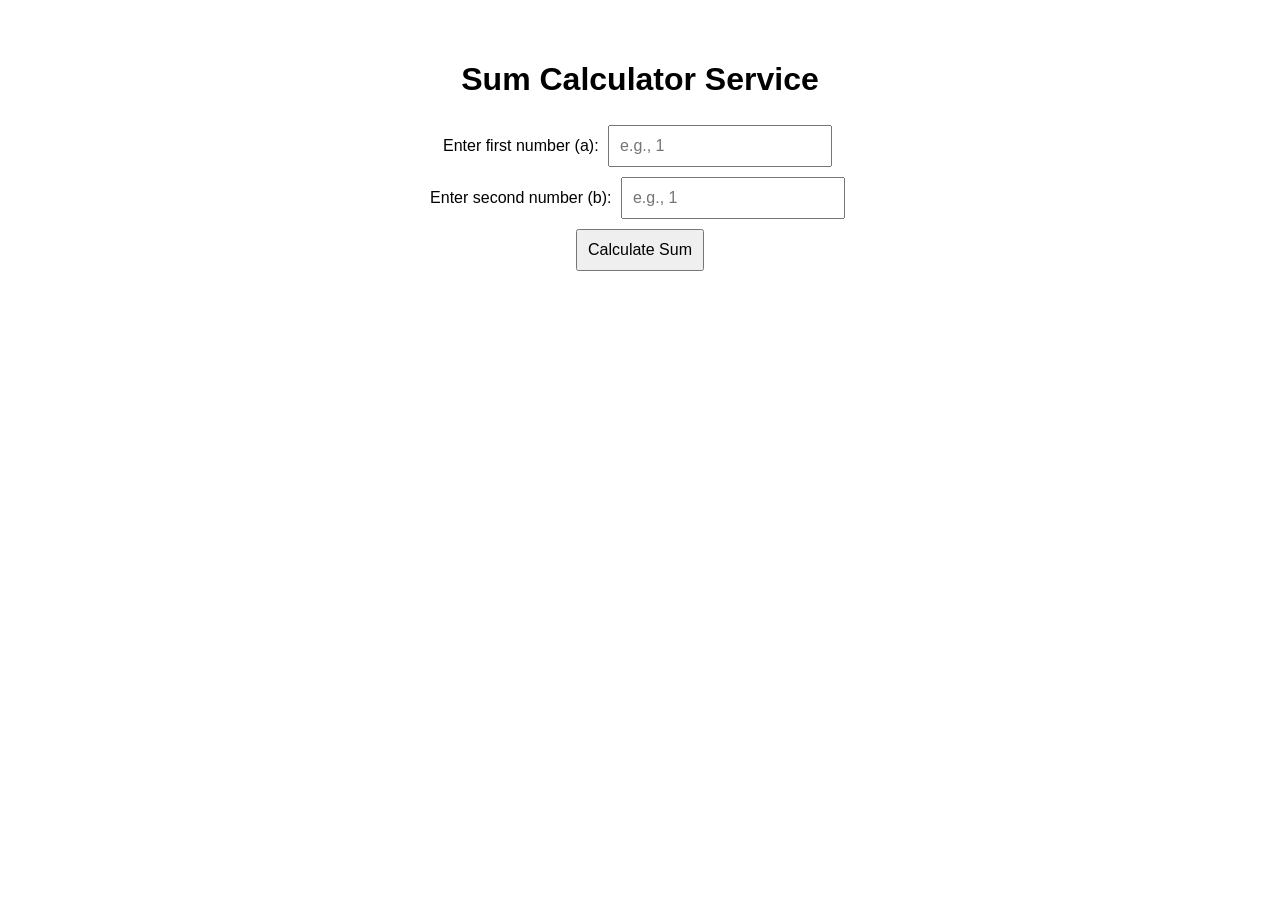
<file: sum-client/index.html>
<!DOCTYPE html>
<html lang="en">
<head>
    <meta charset="UTF-8">
    <meta name="viewport" content="width=device-width, initial-scale=1.0">
    <title>Sum Calculator Client</title>
    <style>
        body {
            font-family: Arial, sans-serif;
            max-width: 600px;
            margin: 20px auto;
            padding: 20px;
            text-align: center;
        }
        input, button {
            padding: 10px;
            margin: 5px;
            font-size: 16px;
        }
        #result {
            margin-top: 20px;
            font-weight: bold;
        }
        .error {
            color: red;
        }
    </style>
</head>
<body>
    <h1>Sum Calculator Service</h1>
    <div>
        <label for="numberA">Enter first number (a):</label>
        <input type="number" id="numberA" placeholder="e.g., 1" required>
    </div>
    <div>
        <label for="numberB">Enter second number (b):</label>
        <input type="number" id="numberB" placeholder="e.g., 1" required>
    </div>
    <button onclick="calculateSum()">Calculate Sum</button>
    <div id="result"></div>

    <script>
        // Функция для отправки запроса к серверу и обработки ответа
        async function calculateSum() {
            // Получение значений из полей ввода
            const a = document.getElementById('numberA').value;
            const b = document.getElementById('numberB').value;
            const resultDiv = document.getElementById('result');

            // Проверка, что оба поля заполнены
            if (a === '' || b === '') {
                resultDiv.className = 'error';
                resultDiv.textContent = 'Please enter both numbers';
                return;
            }

            try {
                // Формирование URL с query-параметрами
                //const url = `http://localhost:3000/sum?a=${encodeURIComponent(a)}&b=${encodeURIComponent(b)}`;
                const url = `https://teachers-profile.onrender.com/sum?a=${encodeURIComponent(a)}&b=${encodeURIComponent(b)}`;
                // Выполнение GET-запроса к серверу
                const response = await fetch(url);
                // Парсинг ответа в формате JSON
                const data = await response.json();

                // Проверка успешности ответа
                if (response.ok) {
                    // Отображение результата
                    resultDiv.className = '';
                    resultDiv.textContent = `Sum of ${data.a} and ${data.b} is ${data.sum}`;
                } else {
                    // Отображение ошибки от сервера
                    resultDiv.className = 'error';
                    resultDiv.textContent = data.error || 'An error occurred';
                }
            } catch (error) {
                // Обработка ошибок сети или других проблем
                resultDiv.className = 'error';
                resultDiv.textContent = 'Failed to connect to the server';
            }
        }
    </script>
</body>
</html>
</file>
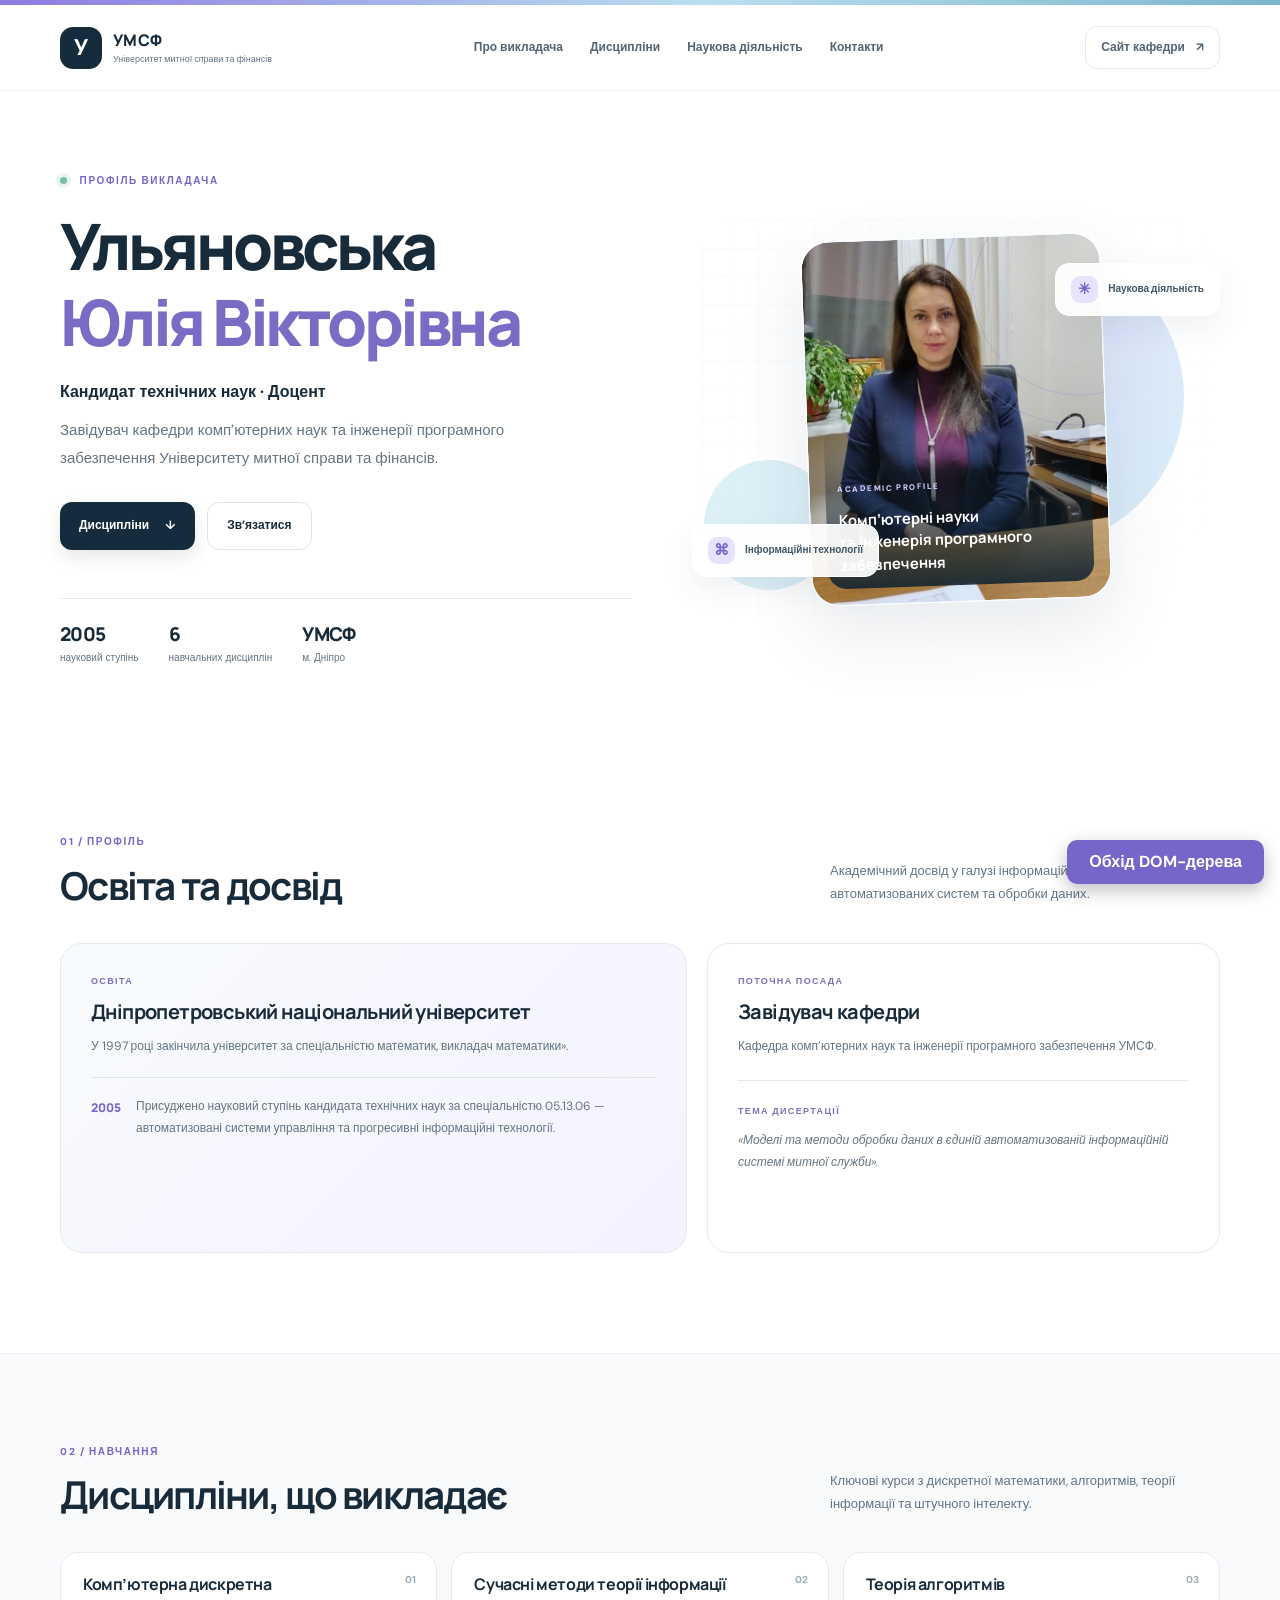
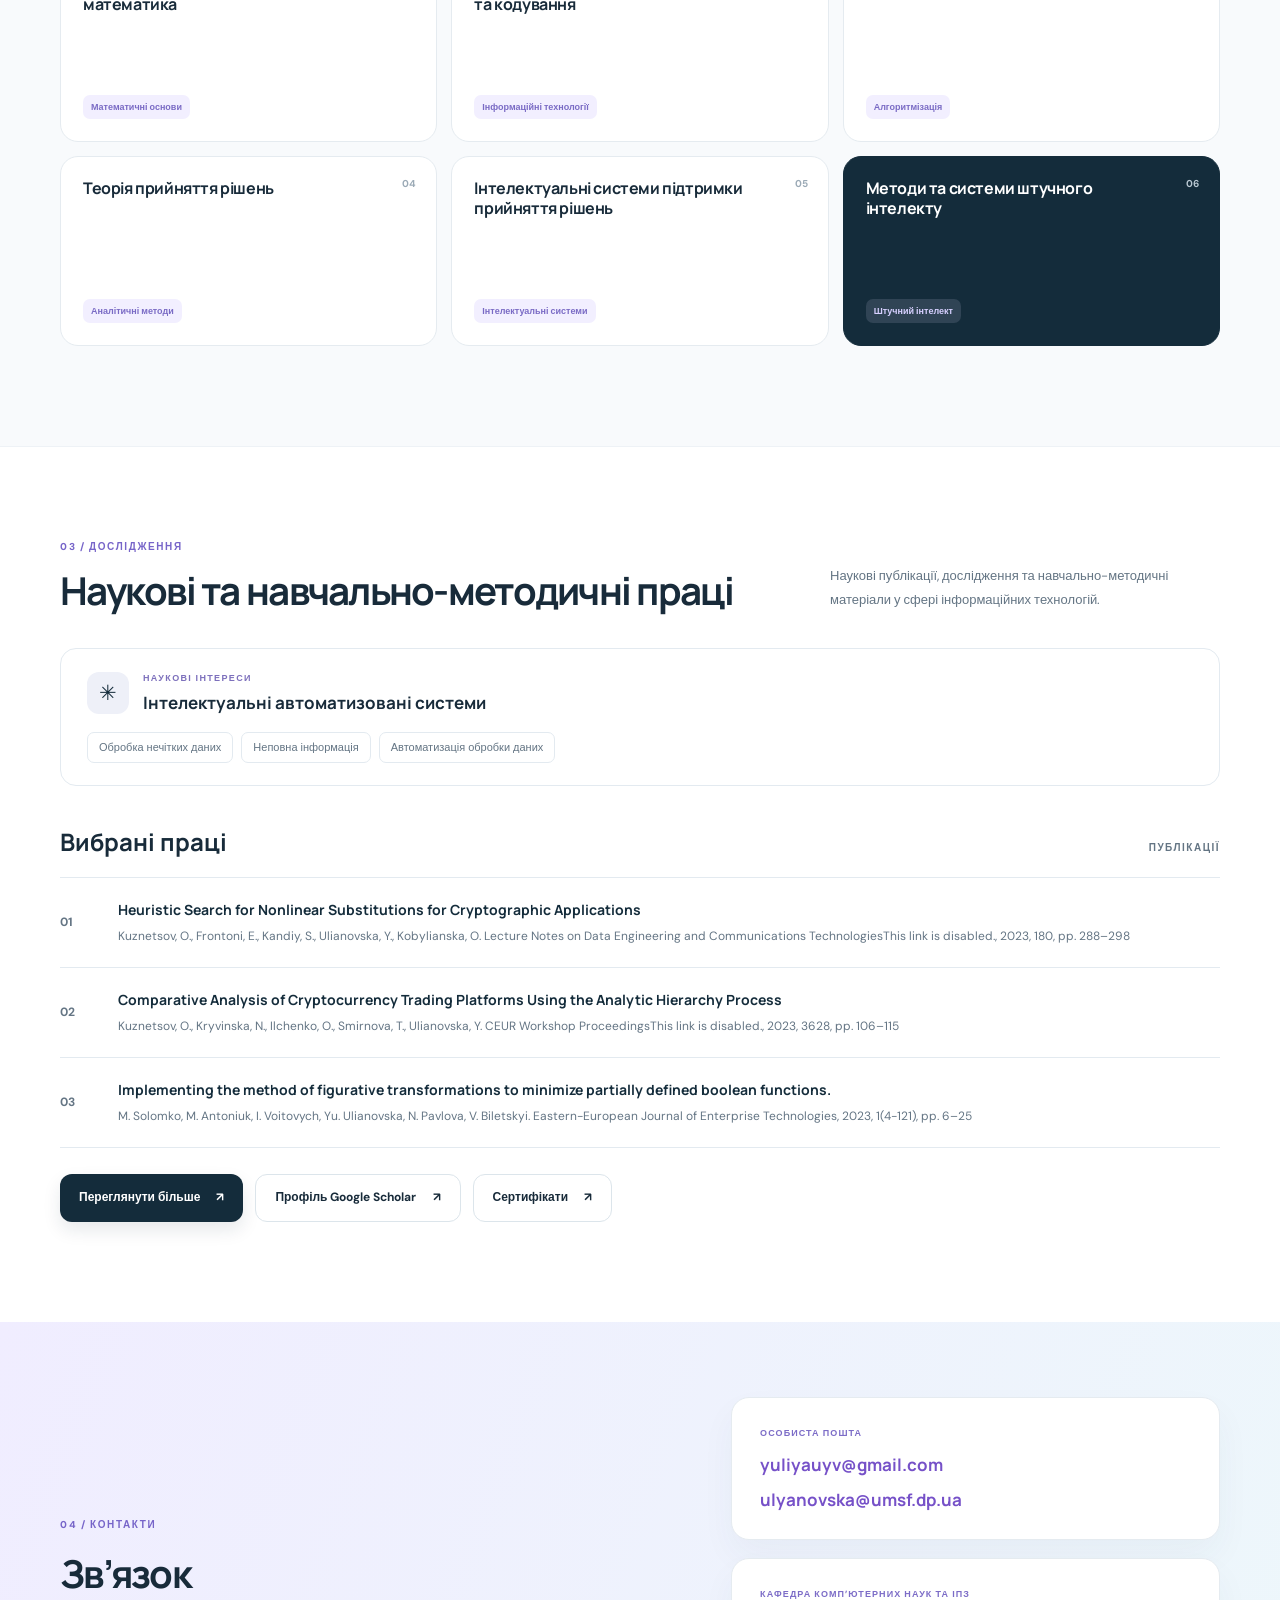
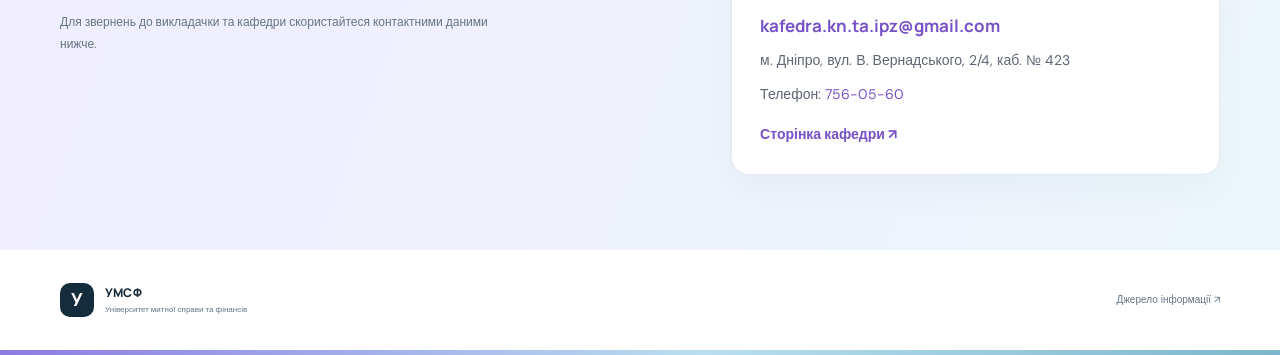
<file: index1.html>
<!DOCTYPE html>
<html lang="uk">
<head>
  <meta charset="UTF-8">
  <meta name="viewport" content="width=device-width, initial-scale=1.0">
  <meta name="description" content="Профіль Ульяновської Юлії Вікторівни — кандидатки технічних наук, доцентки Університету митної справи та фінансів.">
  <title>Ульяновська Юлія Вікторівна — профіль викладача | УМСФ</title>
  <link rel="preconnect" href="https://fonts.googleapis.com">
  <link rel="preconnect" href="https://fonts.gstatic.com" crossorigin>
  <link href="https://fonts.googleapis.com/css2?family=DM+Sans:wght@400;500;600;700&family=Manrope:wght@400;500;600;700;800&display=swap" rel="stylesheet">
  <link rel="stylesheet" href="style.css">
</head>
<body>
  <div class="topline"></div>
  <header class="site-header">
    <a class="brand" href="https://umsf.dp.ua/" aria-label="УМСФ — на головну">
      <span class="brand-mark">У</span>
      <span class="brand-text">УМСФ<small>Університет митної справи та фінансів</small></span>
    </a>
    <nav class="nav" aria-label="Головна навігація">
      <a href="#about">Про викладача</a>
      <a href="#courses">Дисципліни</a>
      <a href="#research">Наукова діяльність</a>
      <a href="#contact">Контакти</a>
    </nav>
    <a class="header-link" href="https://umsf.dp.ua/struktura/2021-03-09-08-35-26/kafedra-kompiuternykh-nauk-ta-inzhenerii-prohramnoho-zabezpechennia" target="_blank" rel="noopener noreferrer">Сайт кафедри <span aria-hidden="true">↗</span></a>
  </header>

  <main id="home">
    <section class="hero page-wrap">
      <div class="hero-copy">
        <div class="eyebrow"><span class="status-dot"></span> ПРОФІЛЬ ВИКЛАДАЧА</div>
        <h1>Ульяновська<br><span>Юлія Вікторівна</span></h1>
        <p class="hero-role">Кандидат технічних наук · Доцент</p>
        <p class="hero-description">Завідувач кафедри комп’ютерних наук та інженерії програмного забезпечення Університету митної справи та фінансів.</p>
        <div class="hero-actions">
          <a class="button button-primary" href="#courses">Дисципліни <span aria-hidden="true">↓</span></a>
          <a class="button button-secondary" href="#contact">Зв’язатися</a>
        </div>
        <div class="hero-meta">
          <div><span class="meta-number">2005</span><span class="meta-label">науковий ступінь</span></div>
          <div><span class="meta-number">6</span><span class="meta-label">навчальних дисциплін</span></div>
          <div><span class="meta-number">УМСФ</span><span class="meta-label">м. Дніпро</span></div>
        </div>
      </div>
      <div class="hero-visual" aria-label="Графічна ілюстрація профілю викладача">
        <div class="visual-grid"></div>
        <div class="orb orb-one"></div><div class="orb orb-two"></div>
        <div class="portrait-card">
          <div class="portrait-monogram">
            <img
                src="media/imgonline-com-ua-resize-rvlkdnwsmepqf.jpg"
                alt="Фото Юлії Вікторівни Ульяновської"
                class="portrait-photo"
            >
            </div>
            <div class="portrait-caption"><span>ACADEMIC PROFILE</span><strong>Комп’ютерні науки<br>та інженерія програмного забезпечення</strong></div>
        </div>
        <div class="floating-tag tag-top"><span class="tag-icon">✳</span> Наукова діяльність</div>
        <div class="floating-tag tag-bottom"><span class="tag-icon">⌘</span> Інформаційні технології</div>
      </div>
    </section>

    <section class="content-section page-wrap" id="about">
      <div class="section-heading">
        <div><p class="eyebrow">01 / ПРОФІЛЬ</p><h2>Освіта та досвід</h2></div>
        <p class="section-intro">Академічний досвід у галузі інформаційних технологій, автоматизованих систем та обробки даних.</p>
      </div>
      <div class="about-grid">
        <article class="info-card education-card">
          <p class="card-kicker">ОСВІТА</p>
          <h3>Дніпропетровський національний університет</h3>
          <p>У 1997 році закінчила університет за спеціальністю математик, викладач математики».</p>
          <div class="timeline-item"><span class="timeline-year">2005</span><p>Присуджено науковий ступінь кандидата технічних наук за спеціальністю 05.13.06 — автоматизовані системи управління та прогресивні інформаційні технології.</p></div>
        </article>
        <article class="info-card role-card">
          <p class="card-kicker">ПОТОЧНА ПОСАДА</p>
          <h3>Завідувач кафедри</h3>
          <p>Кафедра комп’ютерних наук та інженерії програмного забезпечення УМСФ.</p>
          <div class="role-divider"></div>
          <p class="small-label">ТЕМА ДИСЕРТАЦІЇ</p>
          <p class="thesis">«Моделі та методи обробки даних в єдиній автоматизованій інформаційній системі митної служби».</p>
        </article>
      </div>
    </section>

    <section class="courses-section" id="courses">
      <div class="page-wrap">
        <div class="section-heading">
          <div><p class="eyebrow">02 / НАВЧАННЯ</p><h2>Дисципліни, що викладає</h2></div>
          <p class="section-intro">Ключові курси з дискретної математики, алгоритмів, теорії інформації та штучного інтелекту.</p>
        </div>
        <div class="course-grid">

            <article class="course-card">
                <span class="course-index">01</span>
                <h3>Комп’ютерна дискретна математика</h3>
                <span class="course-type">Математичні основи</span>
            </article>

            <article class="course-card">
                <span class="course-index">02</span>
                <h3>Сучасні методи теорії інформації та кодування</h3>
                <span class="course-type">Інформаційні технології</span>
            </article>

            <article class="course-card">
                <span class="course-index">03</span>
                <h3>Теорія алгоритмів</h3>
                <span class="course-type">Алгоритмізація</span>
            </article>

            <article class="course-card">
                <span class="course-index">04</span>
                <h3>Теорія прийняття рішень</h3>
                <span class="course-type">Аналітичні методи</span>
            </article>

            <article class="course-card">
                <span class="course-index">05</span>
                <h3>Інтелектуальні системи підтримки прийняття рішень</h3>
                <span class="course-type">Інтелектуальні системи</span>
            </article>

            <article class="course-card course-featured">
                <span class="course-index">06</span>
                <h3>Методи та системи штучного інтелекту</h3>
                <span class="course-type">Штучний інтелект</span>
            </article>

         </div>
      </div>
    </section>

    
    <section class="content-section page-wrap" id="research">
      <div class="section-heading">
        <div>
          <p class="eyebrow">03 / ДОСЛІДЖЕННЯ</p>
          <h2>Наукові та навчально-методичні праці</h2>
        </div>
        <p class="section-intro">
          Наукові публікації, дослідження та навчально-методичні матеріали
          у сфері інформаційних технологій.
        </p>
      </div>

      <!-- Наукові інтереси -->
      <div class="research-interests">
        <div class="interests-heading">
          <span class="interests-icon">✳</span>
          <div>
            <p class="card-kicker">НАУКОВІ ІНТЕРЕСИ</p>
            <h3>Інтелектуальні автоматизовані системи</h3>
          </div>
        </div>

        <div class="interest-tags">
          <span>Обробка нечітких даних</span>
          <span>Неповна інформація</span>
          <span>Автоматизація обробки даних</span>
        </div>
      </div>

      <!-- Перелік наукових праць -->
      <div class="publications-block">
        <div class="publications-heading">
          <div>
            <h3>Вибрані праці</h3>
          </div>
          <span class="publications-count">ПУБЛІКАЦІЇ</span>
        </div>

        <div class="publication-list">
          <article class="publication-item">
            <span class="publication-number">01</span>
            <div class="publication-info">
              <h4>Heuristic Search for Nonlinear Substitutions for Cryptographic Applications</h4>
              <p>Kuznetsov, O., Frontoni, E., Kandiy, S., Ulianovska, Y., Kobylianska, O. Lecture
                Notes on Data Engineering and Communications TechnologiesThis link is
                disabled., 2023, 180, pp. 288–298
              </p>
            </div>
          </article>

          <article class="publication-item">
            <span class="publication-number">02</span>
            <div class="publication-info">
              <h4>Comparative Analysis of Cryptocurrency Trading Platforms Using the Analytic Hierarchy Process</h4>
              <p>Kuznetsov, O., Kryvinska, N., Ilchenko, O., Smirnova, T.,
                Ulianovska, Y. CEUR Workshop ProceedingsThis link is disabled., 2023, 3628, pp. 106–115
              </p>
            </div>
          </article>

          <article class="publication-item">
            <span class="publication-number">03</span>
            <div class="publication-info">
              <h4>Implementing the method of figurative transformations to minimize partially defined boolean functions.</h4>
              <p>M. Solomko, M. Antoniuk, I. Voitovych, Yu. Ulianovska,
                N. Pavlova, V. Biletskyi. Eastern-European Journal of Enterprise Technologies, 2023,
                1(4-121), pp. 6–25
              </p>
            </div>
          </article>
        </div>

        <div class="publications-actions">
          <a
            class="button button-primary"
            href="https://drive.google.com/file/d/1REAPOHEQFfLr2nUF5np_LLbwGoaGRjNh/view?usp=sharing"
            target="_blank"
            rel="noopener noreferrer"
          >
            Переглянути більше
            <span aria-hidden="true">↗</span>
          </a>

          <a
            class="button button-secondary"
            href="https://scholar.google.com.ua/citations?user=qcpalN0AAAAJ&hl=ru"
            target="_blank"
            rel="noopener noreferrer"
          >
            Профіль Google Scholar
            <span aria-hidden="true">↗</span>
          </a>

          <a
            class="button button-secondary"
            href="https://drive.google.com/drive/folders/1P_HT9tmB8ErpB3ldon43uzotQXOplcn0?usp=sharing"
            target="_blank"
            rel="noopener noreferrer"
          >
            Сертифікати
            <span aria-hidden="true">↗</span>
          </a>
        </div>
      </div>
    </section>
    
    <section class="contact-section" id="contact">
        <div class="page-wrap contact-inner">
            <div>
                <p class="eyebrow">04 / КОНТАКТИ</p>
                <h2>Зв’язок</h2>
                <p class="contact-copy">
                    Для звернень до викладачки та кафедри скористайтеся
                    контактними даними нижче.
                </p>
            </div>

            <div class="contact-cards">

                <!-- Особиста пошта -->
                <div class="contact-card">
                    <span class="contact-label">ОСОБИСТА ПОШТА</span>
                    <a href="mailto:yuliyauyv@gmail.com">
                        yuliyauyv@gmail.com
                    </a>
                    <a href="mailto:ulyanovska@umsf.dp.ua">
                        ulyanovska@umsf.dp.ua
                    </a>
                </div>

                <!-- Контакти кафедри -->
                <div class="contact-card">
                    <span class="contact-label">
                        КАФЕДРА КОМП’ЮТЕРНИХ НАУК ТА ІПЗ
                    </span>

                    <a href="mailto:kafedra.kn.ta.ipz@gmail.com">
                        kafedra.kn.ta.ipz@gmail.com
                    </a>

                    <p class="contact-copy">
                        м. Дніпро, вул. В. Вернадського, 2/4,
                        каб. № 423
                    </p>

                    <p class="contact-copy">
                        Телефон:
                        <a href="tel:+380567560560">756-05-60</a>
                    </p>

                    <a
                        class="contact-source"
                        href="https://umsf.dp.ua/struktura/2021-03-09-08-35-26/kafedra-kompiuternykh-nauk-ta-inzhenerii-prohramnoho-zabezpechennia"
                        target="_blank"
                        rel="noopener noreferrer"
                    >
                        Сторінка кафедри
                        <span aria-hidden="true">↗</span>
                    </a>
                </div>

            </div>
        </div>
    </section>

  </main>

  <footer class="site-footer page-wrap">
    <a class="brand footer-brand" href="#home"><span class="brand-mark">У</span><span class="brand-text">УМСФ<small>Університет митної справи та фінансів</small></span></a>
    <a href="https://umsf.dp.ua/component/content/article/15-pro-osobu/32-ulianovska-yuliia-viktorivna?Itemid=101" target="_blank" rel="noopener noreferrer">Джерело інформації ↗</a>
  </footer>
  <div class="topline"></div>
  <script src="dom-walker.js" defer></script>
</body>
</html>
</file>
<file: style.css>
/* ========================================
   1. ЗМІННІ ТА БАЗОВІ НАЛАШТУВАННЯ
======================================== */

@import url('https://fonts.googleapis.com/css2?family=DM+Sans:wght@400;500;600;700&family=Manrope:wght@400;500;600;700;800&display=swap');

:root {
  --ink: #182b3a;
  --muted: #647584;
  --navy: #142c3b;
  --blue: #b9dff0;
  --blue-soft: #eaf5fa;
  --lav: #e8e2ff;
  --purple: #7765c9;
  --line: #e3eaf0;
  --paper: #ffffff;
  --bg: #f8fafc;
  --radius: 22px;
}

* {
  box-sizing: border-box;
}

html {
  scroll-behavior: smooth;
  scroll-padding-top: 90px;
}

body {
  margin: 0;
  background: var(--paper);
  color: var(--ink);
  font-family: "DM Sans", sans-serif;
  line-height: 1.65;
  -webkit-font-smoothing: antialiased;
}

a {
  color: inherit;
  text-decoration: none;
}

h1,
h2,
h3,
h4,
p {
  margin-top: 0;
}

h1,
h2,
h3,
h4 {
  font-family: "Manrope", sans-serif;
  line-height: 1.2;
}

.page-wrap {
  width: min(1160px, calc(100% - 48px));
  margin-inline: auto;
}


/* ========================================
   2. ВЕРХНЯ ПАНЕЛЬ ТА НАВІГАЦІЯ
======================================== */

.topline {
  height: 5px;
  background: linear-gradient(
    90deg,
    #8d7be2,
    #b9dff0 55%,
    #7cb6cc
  );
}

.site-header {
  height: 86px;
  padding: 0 max(24px, calc((100vw - 1160px) / 2));
  display: flex;
  align-items: center;
  justify-content: space-between;
  gap: 24px;
  border-bottom: 1px solid #edf1f4;
  background: rgba(255, 255, 255, 0.94);
  position: sticky;
  top: 0;
  z-index: 10;
  backdrop-filter: blur(16px);
}

.brand {
  display: flex;
  align-items: center;
  gap: 11px;
  flex-shrink: 0;
}

.brand-mark {
  display: grid;
  place-items: center;
  width: 42px;
  height: 42px;
  border-radius: 13px;
  background: var(--navy);
  color: #fff;
  font-family: "Manrope", sans-serif;
  font-size: 22px;
  font-weight: 800;
}

.brand-text {
  font-family: "Manrope", sans-serif;
  font-weight: 800;
  letter-spacing: 0.02em;
  line-height: 1.25;
}

.brand-text small {
  display: block;
  color: var(--muted);
  font-family: "DM Sans", sans-serif;
  font-size: 9px;
  font-weight: 500;
  letter-spacing: 0;
  margin-top: 4px;
}

.nav {
  display: flex;
  align-items: center;
  gap: 27px;
}

.nav a,
.header-link {
  font-size: 12px;
  font-weight: 700;
  color: #526575;
  transition: color 0.2s;
}

.nav a:hover,
.header-link:hover {
  color: var(--purple);
}

.header-link {
  padding: 11px 15px;
  border: 1px solid var(--line);
  border-radius: 12px;
  white-space: nowrap;
}

.header-link span {
  margin-left: 8px;
}


/* ========================================
   3. ГОЛОВНИЙ ЕКРАН
======================================== */

.hero {
  min-height: 620px;
  padding-top: 82px;
  padding-bottom: 76px;
  display: grid;
  grid-template-columns: 1.04fr 0.96fr;
  align-items: center;
  gap: 60px;
}

.eyebrow {
  margin: 0 0 18px;
  color: var(--purple);
  font-size: 10px;
  font-weight: 800;
  letter-spacing: 0.16em;
}

.status-dot {
  display: inline-block;
  width: 7px;
  height: 7px;
  border-radius: 50%;
  background: #7abda9;
  margin-right: 9px;
  box-shadow: 0 0 0 4px #e8f6f0;
}

h1 {
  font-size: clamp(42px, 5vw, 66px);
  letter-spacing: -0.055em;
  margin-bottom: 18px;
  font-weight: 800;
}

h1 span {
  color: #7a6bc5;
}

.hero-role {
  font-weight: 700;
  font-size: 16px;
  margin-bottom: 12px;
}

.hero-description {
  max-width: 520px;
  color: var(--muted);
  font-size: 15px;
  line-height: 1.85;
}

.hero-actions {
  display: flex;
  gap: 12px;
  margin-top: 29px;
}

.button {
  display: inline-flex;
  align-items: center;
  gap: 16px;
  padding: 13px 19px;
  border-radius: 12px;
  font-size: 12px;
  font-weight: 700;
  transition: transform 0.2s, box-shadow 0.2s;
}

.button:hover {
  transform: translateY(-2px);
}

.button-primary {
  background: var(--navy);
  color: #fff;
  box-shadow: 0 8px 18px #142c3b1a;
}

.button-secondary {
  border: 1px solid #dce5eb;
  background: #fff;
}

.hero-meta {
  display: flex;
  gap: 30px;
  margin-top: 48px;
  padding-top: 22px;
  border-top: 1px solid var(--line);
}

.hero-meta > div {
  display: flex;
  flex-direction: column;
  gap: 3px;
}

.meta-number {
  font: 800 19px "Manrope", sans-serif;
  letter-spacing: -0.03em;
}

.meta-label {
  font-size: 10px;
  color: var(--muted);
}


/* ========================================
   4. ФОТОГРАФІЯ ТА ДЕКОРАТИВНИЙ БЛОК
======================================== */

.hero-visual {
  height: 430px;
  position: relative;
  display: grid;
  place-items: center;
  isolation: isolate;
}

.visual-grid {
  position: absolute;
  inset: 15px 10px;
  background-image:
    linear-gradient(#c7d8e322 1px, transparent 1px),
    linear-gradient(90deg, #c7d8e322 1px, transparent 1px);
  background-size: 28px 28px;
  border-radius: 32px;
  mask-image: linear-gradient(135deg, #000, transparent 90%);
  z-index: -2;
}

.orb {
  position: absolute;
  border-radius: 50%;
  z-index: -1;
}

.orb-one {
  width: 300px;
  height: 300px;
  right: 36px;
  top: 42px;
  background: linear-gradient(135deg, #e8e2ff, #d6edf7);
}

.orb-two {
  width: 130px;
  height: 130px;
  left: 12px;
  bottom: 45px;
  background: #d5ecf6;
  opacity: 0.8;
}

/* Картка з фотографією */

.portrait-card {
  width: 300px;
  height: 365px;
  position: relative;
  overflow: hidden;
  display: flex;
  flex-direction: column;
  justify-content: space-between;
  padding: 16px;
  border: 1px solid #ffffffc9;
  border-radius: 28px;
  background: linear-gradient(155deg, #f8f6ff 0%, #e4f2f8 100%);
  box-shadow: 0 28px 70px #253f581c;
  transform: rotate(-2deg);
  isolation: isolate;
}

/* Декоративні кола поверх фону, але не фото */

.portrait-card::before,
.portrait-card::after {
  content: "";
  position: absolute;
  border: 1px solid #9388d355;
  border-radius: 50%;
  pointer-events: none;
  z-index: 2;
}

.portrait-card::before {
  width: 270px;
  height: 270px;
  right: -115px;
  top: -80px;
}

.portrait-card::after {
  width: 210px;
  height: 210px;
  right: -85px;
  top: -50px;
}

/* Контейнер фотографії */

.portrait-monogram {
  position: absolute;
  inset: 0;
  overflow: hidden;
  border-radius: 27px;
  z-index: 0;
}

/* Саме фото */

.portrait-photo,
.portrait-monogram img {
  display: block;
  width: 100%;
  height: 100%;
  object-fit: cover;
  object-position: center 25%;
  border-radius: inherit;
}

/* Підпис унизу фотографії */

.portrait-caption {
  position: relative;
  z-index: 3;
  margin-top: auto;
  padding: 48px 12px 12px;
  border-radius: 0 0 18px 18px;
  color: #fff;
  background: linear-gradient(
    to bottom,
    transparent,
    rgba(15, 34, 48, 0.88)
  );
}

.portrait-caption span {
  font-size: 8px;
  letter-spacing: 0.18em;
  color: #d8d0ff;
  font-weight: 800;
}

.portrait-caption strong {
  display: block;
  font: 700 15px/1.5 "Manrope", sans-serif;
  margin-top: 9px;
}

.floating-tag {
  position: absolute;
  display: flex;
  align-items: center;
  gap: 10px;
  padding: 12px 15px;
  border: 1px solid #fff;
  background: #ffffffed;
  box-shadow: 0 12px 32px #22394a12;
  border-radius: 14px;
  font-size: 10px;
  font-weight: 700;
  color: #415767;
  z-index: 4;
}

.tag-top {
  top: 58px;
  right: 0;
}

.tag-bottom {
  left: 0;
  bottom: 58px;
}

.tag-icon {
  display: grid;
  place-items: center;
  width: 27px;
  height: 27px;
  border-radius: 9px;
  background: var(--lav);
  color: var(--purple);
  font-size: 15px;
}


/* ========================================
   5. ЗАГОЛОВКИ СЕКЦІЙ
======================================== */

.content-section {
  padding-top: 92px;
  padding-bottom: 100px;
}

.section-heading {
  display: flex;
  align-items: end;
  justify-content: space-between;
  gap: 40px;
  margin-bottom: 34px;
}

.section-heading .eyebrow {
  margin-bottom: 12px;
}

h2 {
  font-size: clamp(29px, 3vw, 40px);
  letter-spacing: -0.045em;
  margin-bottom: 0;
}

.section-intro {
  max-width: 390px;
  color: var(--muted);
  font-size: 13px;
  line-height: 1.8;
  margin-bottom: 3px;
}


/* ========================================
   6. ОСВІТА ТА ДОСВІД
======================================== */

.about-grid {
  display: grid;
  grid-template-columns: 1.1fr 0.9fr;
  gap: 20px;
}

.info-card {
  border: 1px solid var(--line);
  border-radius: var(--radius);
  padding: 30px;
  background: #fff;
  min-height: 310px;
}

.education-card {
  background: linear-gradient(135deg, #f8fbfd, #f4f2ff);
}

.card-icon {
  width: 39px;
  height: 39px;
  border-radius: 12px;
  display: grid;
  place-items: center;
  background: #fff;
  color: var(--purple);
  font-size: 19px;
  box-shadow: 0 4px 14px #1b33450a;
  margin-bottom: 23px;
}

.card-kicker,
.small-label {
  font-size: 9px;
  letter-spacing: 0.15em;
  font-weight: 800;
  color: #7d70bc;
  margin-bottom: 11px;
}

.info-card h3 {
  font-size: 20px;
  letter-spacing: -0.03em;
  margin-bottom: 12px;
}

.info-card > p:not(.card-kicker):not(.small-label),
.timeline-item p {
  font-size: 12px;
  line-height: 1.8;
  color: var(--muted);
}

.timeline-item {
  display: flex;
  gap: 15px;
  border-top: 1px solid #dce4ed;
  margin-top: 20px;
  padding-top: 18px;
}

.timeline-year {
  font: 800 12px "Manrope", sans-serif;
  color: var(--purple);
  padding-top: 3px;
}

.timeline-item p {
  margin: 0;
}

.role-divider {
  height: 1px;
  background: var(--line);
  margin: 23px 0;
}

.thesis {
  font-size: 12px;
  font-style: italic;
  color: #526575;
  line-height: 1.8;
}



/* ========================================
   7. НАВЧАЛЬНІ ДИСЦИПЛІНИ
======================================== */

.courses-section {
  background: var(--bg);
  padding: 90px 0 100px;
  border-block: 1px solid #eef2f6;
}

.course-grid {
  display: grid;
  grid-template-columns: repeat(3, 1fr);
  gap: 14px;
}

.course-card {
  min-height: 190px;
  position: relative;
  display: flex;
  flex-direction: column;
  align-items: flex-start;
  padding: 22px;
  border: 1px solid #e5ebf0;
  border-radius: 18px;
  background: #fff;
  transition: transform 0.2s, box-shadow 0.2s;
}

.course-card:hover {
  transform: translateY(-4px);
  box-shadow: 0 16px 32px #1e3c5210;
}

.course-index {
  position: absolute;
  top: 19px;
  right: 20px;
  color: #9baab6;
  font-size: 10px;
  font-weight: 700;
}

.course-card h3 {
  width: 100%;
  max-width: 270px;
  font-size: 16px;
  letter-spacing: -0.025em;
  margin-bottom: 10px;
}

.course-type {
  display: inline-block;
  margin-top: auto;
  color: #7a6bc5;
  background: #f2efff;
  border-radius: 7px;
  padding: 5px 8px;
  font-size: 9px;
  font-weight: 700;
}

.course-featured {
  background: var(--navy);
  color: #fff;
  border-color: var(--navy);
}

.course-featured .course-index {
  color: #b9c8d2;
}

.course-featured .course-type {
  background: #304455;
  color: #d7d0ff;
}



/* ========================================
   8. НАУКОВА ДІЯЛЬНІСТЬ
======================================== */

.research-panel {
  display: grid;
  grid-template-columns: 1fr 0.85fr;
  border-radius: 24px;
  overflow: hidden;
  background: var(--navy);
  color: #fff;
}

.research-main {
  padding: 42px 44px;
  background: radial-gradient(
    circle at 10% 0%,
    #3c4e67 0,
    transparent 48%
  ), var(--navy);
}

.research-mark {
  font: 800 54px Georgia, serif;
  color: #bcb1ff;
  line-height: 1;
}

.research-main h3 {
  font-size: 25px;
  letter-spacing: -0.04em;
  margin: 16px 0 12px;
  max-width: 370px;
}

.research-main p {
  color: #bdcbd4;
  font-size: 12px;
  max-width: 350px;
  line-height: 1.8;
  margin-bottom: 0;
}

.research-side {
  padding: 32px 35px;
  background: #1c3749;
  display: flex;
  flex-direction: column;
  justify-content: center;
}

.research-item {
  display: flex;
  gap: 18px;
  padding: 19px 0;
  border-bottom: 1px solid #ffffff1a;
}

.research-item:last-child {
  border-bottom: 0;
}

.research-item > span {
  font: 700 11px "Manrope", sans-serif;
  color: #bcb1ff;
  padding-top: 3px;
}

.research-item h4 {
  font-size: 14px;
  margin-bottom: 5px;
}

.research-item p {
  font-size: 11px;
  color: #bdcbd4;
  margin: 0;
}

.publications-row {
  display: flex;
  justify-content: space-between;
  align-items: center;
  gap: 30px;
  padding: 32px 0;
  border-bottom: 1px solid var(--line);
  margin-top: 22px;
}

.publications-row .eyebrow {
  margin-bottom: 8px;
}

.publications-row h3 {
  font-size: 17px;
  margin-bottom: 7px;
}

.publications-row p:not(.eyebrow) {
  font-size: 11px;
  color: var(--muted);
  margin-bottom: 0;
}

.text-link {
  font-size: 11px;
  font-weight: 800;
  color: var(--purple);
  white-space: nowrap;
}

.text-link span {
  margin-left: 7px;
}


/* ========================================
   9. КОНТАКТИ
======================================== */

.contact-section {
  padding: 75px 0;
  background: linear-gradient(110deg, #f0edff, #edf7fb);
}

.contact-inner {
  display: grid;
  grid-template-columns: 1fr 0.8fr;
  align-items: center;
  gap: 60px;
}

.contact-inner h2 {
  max-width: 470px;
}

.contact-copy {
  max-width: 440px;
  font-size: 12px;
  color: var(--muted);
  line-height: 1.8;
  margin: 15px 0 0;
}

.contact-card {
  background: #fff;
  border: 1px solid #fff;
  border-radius: 18px;
  padding: 27px;
  box-shadow: 0 16px 35px #344b5b0b;
  display: flex;
  flex-direction: column;
  align-items: flex-start;
  gap: 12px;
}

.contact-label {
  font-size: 9px;
  font-weight: 800;
  letter-spacing: 0.12em;
  color: #7c6cc7;
}

.contact-card > a:not(.contact-source) {
  font: 700 17px "Manrope", sans-serif;
  overflow-wrap: anywhere;
}

.contact-source {
  font-size: 11px;
  font-weight: 700;
  color: var(--muted);
  margin-top: 5px;
}


/* ========================================
   10. ПІДВАЛ САЙТУ
======================================== */

.site-footer {
  min-height: 100px;
  display: flex;
  align-items: center;
  justify-content: space-between;
  gap: 20px;
}

.footer-brand .brand-mark {
  width: 34px;
  height: 34px;
  font-size: 18px;
  border-radius: 10px;
}

.footer-brand .brand-text {
  font-size: 12px;
}

.footer-brand .brand-text small {
  font-size: 8px;
}

.site-footer p,
.site-footer > a:last-child {
  font-size: 10px;
  color: var(--muted);
  margin: 0;
}

.site-footer > a:last-child:hover {
  color: var(--purple);
}

/* ========================================
   КНОПКИ СИЛАБУСІВ
======================================== */

.course-card {
  display: flex;
  flex-direction: column;
  align-items: flex-start;
}

.course-card h3 {
  width: 100%;
}

.syllabus-button {
  display: inline-flex;
  align-items: center;
  justify-content: center;
  gap: 10px;
  margin-top: 16px;
  padding: 10px 14px;

  border: 1px solid var(--line);
  border-radius: 10px;
  background: #fff;

  color: var(--navy);
  font-size: 11px;
  font-weight: 700;

  transition:
    background 0.2s ease,
    color 0.2s ease,
    border-color 0.2s ease,
    transform 0.2s ease;
}

.syllabus-button:hover {
  background: var(--navy);
  color: #fff;
  border-color: var(--navy);
  transform: translateY(-2px);
}

.syllabus-button span {
  font-size: 14px;
}

/* Кнопка на темній картці */

.course-featured .syllabus-button {
  background: transparent;
  border-color: #627584;
  color: #fff;
}

.course-featured .syllabus-button:hover {
  background: #fff;
  color: var(--navy);
  border-color: #fff;
}


/* ========================================
   НАУКОВІ ІНТЕРЕСИ
======================================== */

.research-interests {
  margin-bottom: 42px;
  padding: 22px 26px;
  border: 1px solid var(--line);
  border-radius: 16px;
  background: #fff;
}

.interests-heading {
  display: flex;
  align-items: center;
  gap: 14px;
}

.interests-icon {
  display: flex;
  align-items: center;
  justify-content: center;
  flex-shrink: 0;
  width: 42px;
  height: 42px;
  border-radius: 12px;
  background: #eef0f8;
  color: var(--navy);
  font-size: 21px;
}

.interests-heading .card-kicker {
  margin: 0 0 5px;
}

.interests-heading h3 {
  margin: 0;
  font-size: 17px;
  line-height: 1.4;
}

.interest-tags {
  display: flex;
  flex-wrap: wrap;
  gap: 8px;
  margin-top: 17px;
}

.interest-tags span {
  padding: 7px 11px;
  border: 1px solid var(--line);
  border-radius: 7px;
  color: var(--muted);
  font-size: 11px;
  line-height: 1.4;
}

/* ========================================
   НАУКОВІ ПРАЦІ
======================================== */

.publications-block {
  margin-top: 8px;
}

.publications-heading {
  display: flex;
  align-items: flex-end;
  justify-content: space-between;
  gap: 20px;
  margin-bottom: 20px;
}

.publications-heading .eyebrow {
  margin-bottom: 8px;
}

.publications-heading h3 {
  margin: 0;
  font-family: "Manrope", sans-serif;
  font-size: 24px;
  font-weight: 700;
}

.publications-count {
  color: var(--muted);
  font-size: 10px;
  font-weight: 700;
  letter-spacing: 1.5px;
}

.publication-list {
  border-top: 1px solid var(--line);
}

.publication-item {
  display: grid;
  grid-template-columns: 42px minmax(0, 1fr) 38px;
  align-items: center;
  gap: 16px;
  padding: 21px 0;
  border-bottom: 1px solid var(--line);
}

.publication-number {
  color: var(--muted);
  font-size: 12px;
  font-weight: 700;
}

.publication-info h4 {
  margin: 0 0 7px;
  color: var(--navy);
  font-size: 14px;
  font-weight: 700;
  line-height: 1.5;
}

.publication-info p {
  margin: 0;
  color: var(--muted);
  font-size: 12px;
  line-height: 1.6;
}

.publication-link {
  display: flex;
  align-items: center;
  justify-content: center;
  width: 36px;
  height: 36px;
  border: 1px solid var(--line);
  border-radius: 10px;
  color: var(--navy);
  font-size: 17px;
  transition: background 0.2s ease, color 0.2s ease;
}

.publication-link:hover {
  background: var(--navy);
  color: #fff;
}

.publications-actions {
  display: flex;
  flex-wrap: wrap;
  gap: 12px;
  margin-top: 26px;
}

.publications-actions .button {
  min-height: 44px;
  font-size: 12px;
}


/* CONTACTS */
.contact-grid {
    display: grid;
    grid-template-columns: repeat(2, minmax(0, 1fr));
    gap: 20px;
}

.contact-card {
    display: flex;
    flex-direction: column;
    align-items: flex-start;
    gap: 12px;
    padding: 28px;
    border: 1px solid #e5ebf0;
    border-radius: 18px;
    background: #fff;
    transition: transform 0.2s, box-shadow 0.2s;
}

.contact-card:hover {
    transform: translateY(-3px);
    box-shadow: 0 12px 30px rgba(35, 42, 65, 0.07);
}

.contact-icon {
    display: flex;
    align-items: center;
    justify-content: center;
    width: 42px;
    height: 42px;
    border-radius: 12px;
    background: #f0eaff;
    color: #7651c8;
    font-size: 22px;
}

.contact-card .card-kicker {
    margin: 4px 0 0;
}

.contact-card h3 {
    margin: 0 0 4px;
    font-size: 18px;
    line-height: 1.4;
}

.contact-card p:not(.card-kicker) {
    margin: 0;
    color: #5f6674;
    font-size: 14px;
    line-height: 1.6;
}

.contact-card a {
    color: #7651c8;
    font-size: 14px;
    text-decoration: none;
    overflow-wrap: anywhere;
}

.contact-card a:hover {
    color: #5432a0;
    text-decoration: underline;
}

@media (max-width: 650px) {
    .contact-grid {
        grid-template-columns: 1fr;
    }

    .contact-card {
        padding: 22px;
    }
}


/* Розташування карток контактів */
.contact-cards {
    display: flex;
    flex-direction: column;
    gap: 18px;
}

.contact-cards .contact-card {
    width: 100%;
    box-sizing: border-box;
}

.contact-cards .contact-copy {
    margin: 0;
}

/* ========================================
   АДАПТИВНІСТЬ
======================================== */

@media (max-width: 600px) {
  .research-interests {
    padding: 18px;
    margin-bottom: 32px;
  }

  .interests-heading h3 {
    font-size: 15px;
  }

  .publications-heading h3 {
    font-size: 20px;
  }

  .publication-item {
    grid-template-columns: 28px minmax(0, 1fr) 34px;
    gap: 10px;
    padding: 17px 0;
  }

  .publication-info h4 {
    font-size: 13px;
  }

  .publication-info p {
    font-size: 11px;
  }

  .publications-actions {
    flex-direction: column;
    align-items: stretch;
  }

  .publications-actions .button {
    justify-content: center;
    text-align: center;
  }
}



/* ========================================
   11. АДАПТИВНІСТЬ: ПЛАНШЕТИ
======================================== */

@media (max-width: 950px) {
  .site-header {
    padding-inline: 24px;
  }

  .nav {
    gap: 14px;
  }

  .nav a {
    font-size: 11px;
  }

  .header-link {
    display: none;
  }

  .hero {
    gap: 25px;
  }

  .hero-meta {
    gap: 18px;
  }

  .hero-visual {
    transform: scale(0.92);
  }
}


@media (max-width: 760px) {
  .site-header {
    height: auto;
    min-height: 75px;
    flex-wrap: wrap;
    padding-block: 13px;
    gap: 13px;
  }

  .nav {
    order: 3;
    width: 100%;
    overflow-x: auto;
    padding: 3px 0 6px;
    justify-content: space-between;
  }

  .nav a {
    white-space: nowrap;
  }

  .hero {
    grid-template-columns: 1fr;
    padding-top: 56px;
    gap: 12px;
  }

  .hero-visual {
    height: 390px;
    max-width: 500px;
    width: 100%;
    margin-inline: auto;
  }

  .hero-meta {
    justify-content: space-between;
  }

  .section-heading {
    align-items: flex-start;
    flex-direction: column;
    gap: 13px;
  }

  .section-intro {
    max-width: 560px;
  }

  .about-grid {
    grid-template-columns: 1fr;
  }

  .course-grid {
    grid-template-columns: repeat(2, 1fr);
  }

  .research-panel {
    grid-template-columns: 1fr;
  }

  .research-side {
    padding: 15px 35px 25px;
  }

  .contact-inner {
    grid-template-columns: 1fr;
    gap: 25px;
  }

  .publications-row {
    align-items: flex-start;
    flex-direction: column;
  }

  .content-section {
    padding-block: 68px;
  }

  .courses-section {
    padding-block: 68px;
  }
}


@media (max-width: 480px) {
  .page-wrap {
    width: calc(100% - 34px);
  }

  .site-header {
    padding-inline: 17px;
  }

  .brand-text small {
    max-width: 170px;
  }

  .nav {
    gap: 18px;
    justify-content: flex-start;
  }

  .hero {
    padding-top: 44px;
    padding-bottom: 50px;
  }

  h1 {
    font-size: 42px;
  }

  .hero-description {
    font-size: 13px;
  }

  .hero-meta {
    gap: 12px;
    margin-top: 35px;
  }

  .meta-number {
    font-size: 16px;
  }

  .meta-label {
    font-size: 9px;
    max-width: 90px;
  }

  .hero-visual {
    height: 360px;
    transform: scale(0.9);
    margin-top: -8px;
    margin-bottom: -10px;
  }

  .portrait-card {
    width: 280px;
    height: 340px;
  }

  .orb-one {
    width: 250px;
    height: 250px;
  }

  .floating-tag {
    font-size: 9px;
    padding: 9px 11px;
  }

  .tag-top {
    right: -5px;
    top: 35px;
  }

  .tag-bottom {
    left: -7px;
    bottom: 28px;
  }

  .info-card {
    padding: 23px;
  }

  .course-grid {
    grid-template-columns: 1fr;
  }

  .course-card {
    min-height: 160px;
    padding: 18px;
  }

  .research-main {
    padding: 32px 26px;
  }

  .research-side {
    padding-inline: 26px;
  }

  .contact-card {
    padding: 22px;
  }

  .contact-card > a:not(.contact-source) {
    font-size: 15px;
  }

  .site-footer {
    padding-block: 24px;
    align-items: flex-start;
    flex-direction: column;
    gap: 14px;
  }

  .site-footer p {
    order: 3;
  }
}

@media (prefers-reduced-motion: reduce) {
  html {
    scroll-behavior: auto;
  }

  *,
  *::before,
  *::after {
    transition: none !important;
  }
}
</file>
